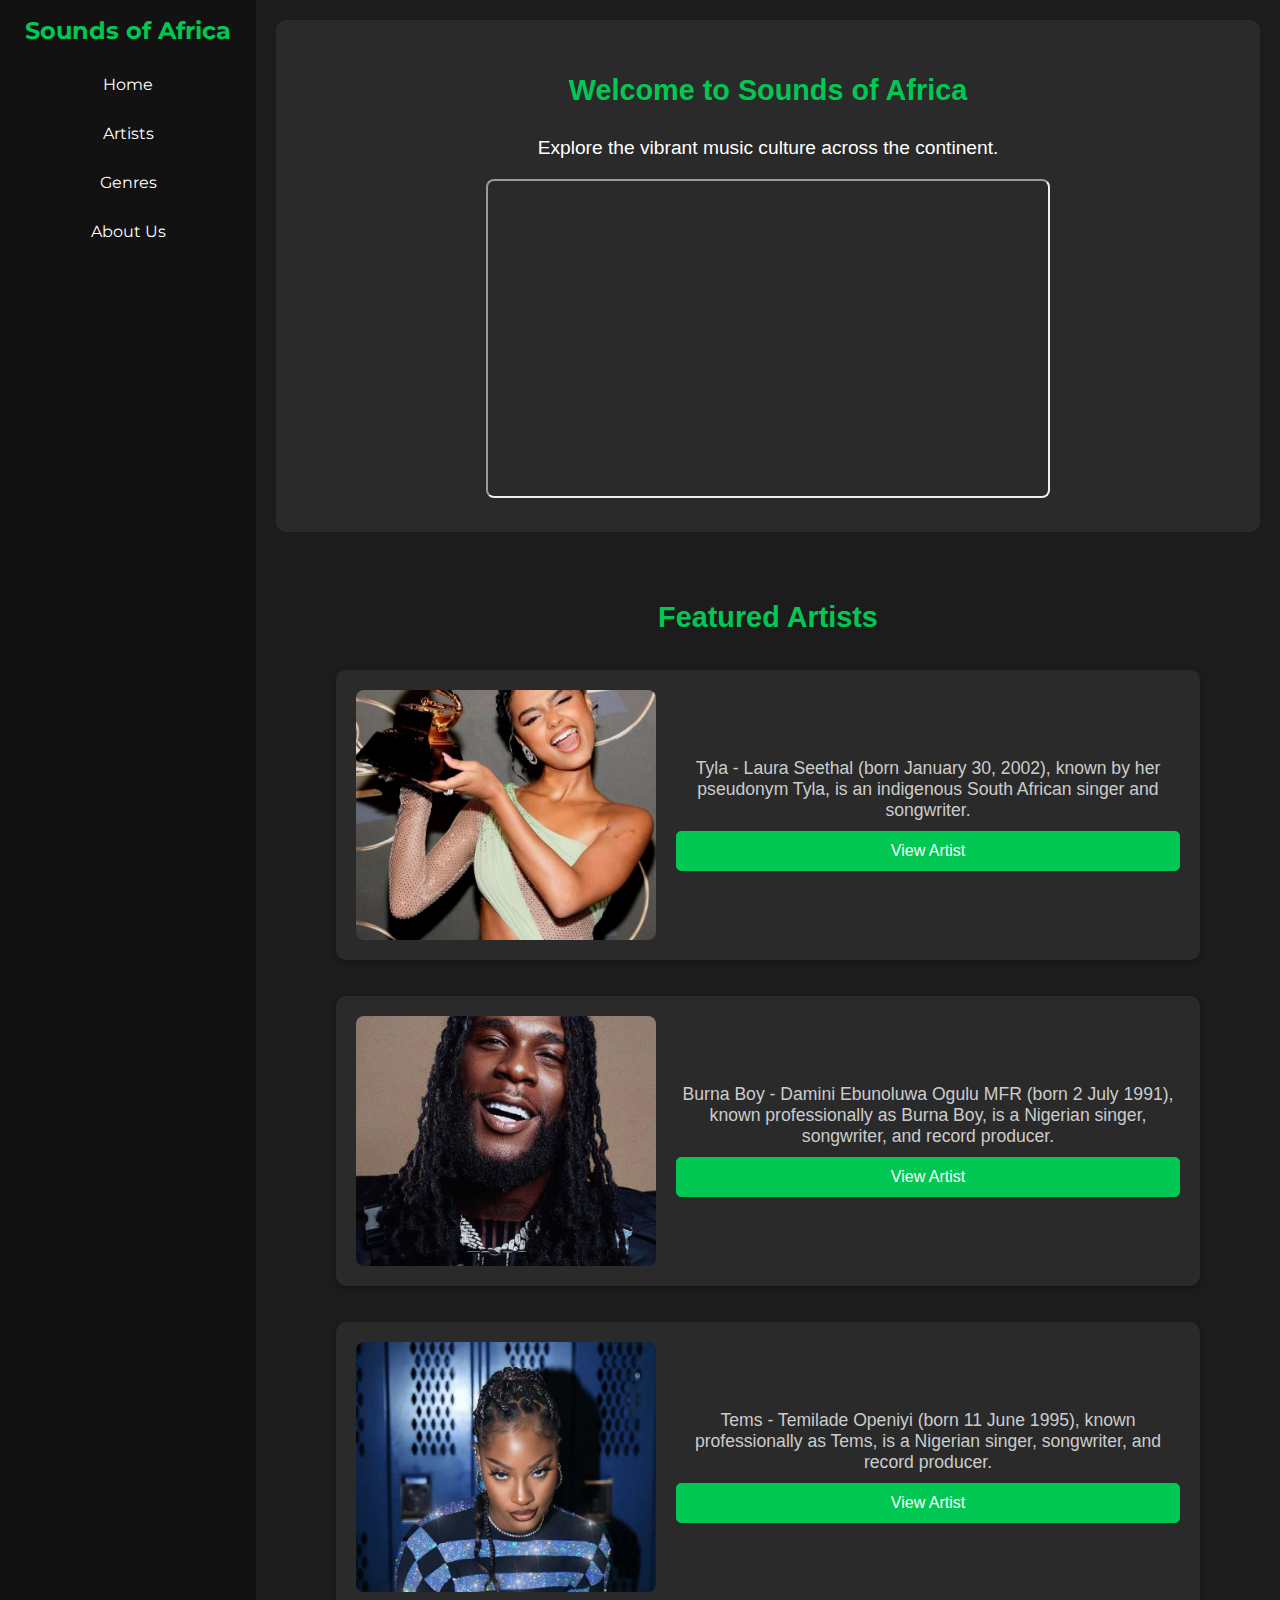
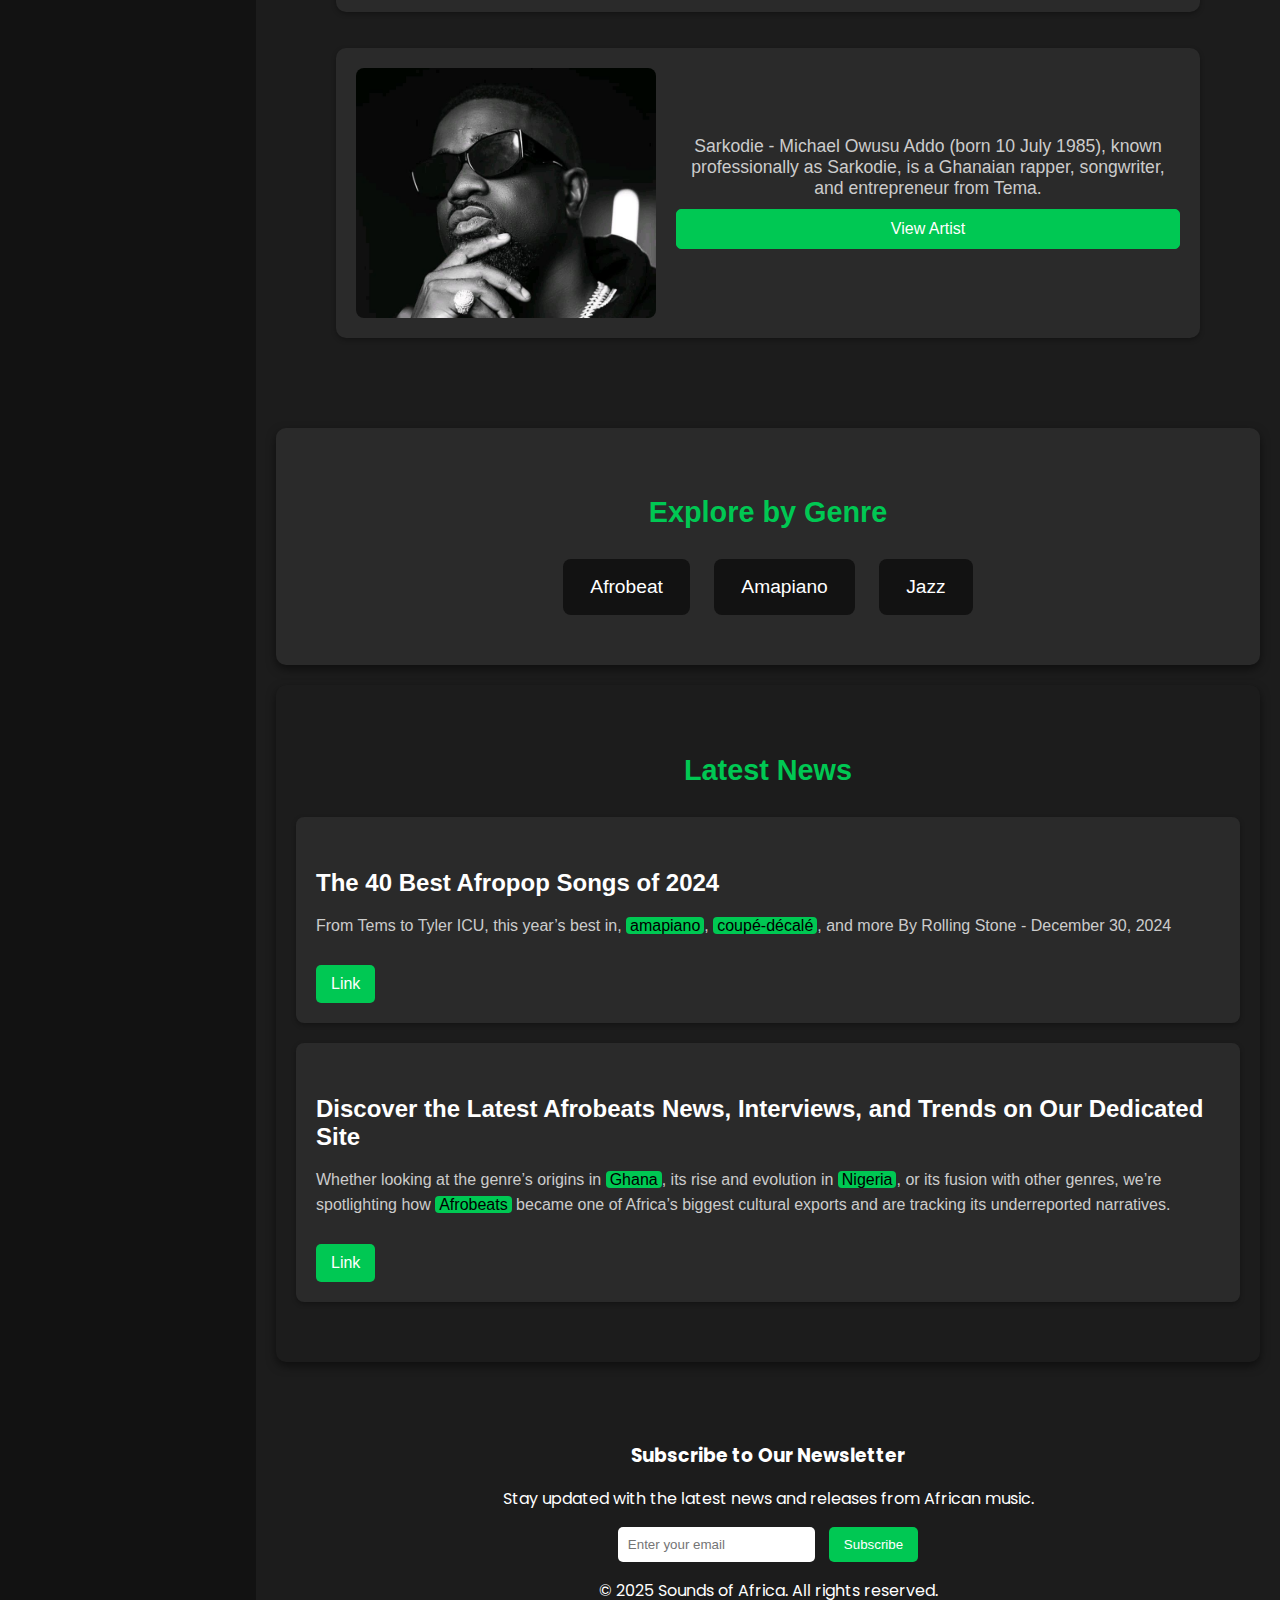
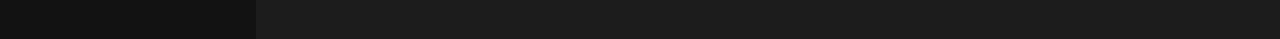
<file: index.html>
<!DOCTYPE html>
<html lang="en">
<head>
  <meta charset="UTF-8">
  <meta name="viewport" content="width=device-width, initial-scale=1.0">
  <title>Sounds of Africa - Home</title>
  <link rel="stylesheet" href="style.css"> <!-- Main CSS -->
  <link rel="stylesheet" href="index.css"> <!-- Home page specific CSS -->
<link rel="preconnect" href="https://fonts.googleapis.com">
<link rel="preconnect" href="https://fonts.gstatic.com" crossorigin>
<link href="https://fonts.googleapis.com/css2?family=Montserrat:ital,wght@0,100..900;1,100..900&family=Poppins:ital,wght@0,100;0,200;0,300;0,400;0,500;0,600;0,700;0,800;0,900;1,100;1,200;1,300;1,400;1,500;1,600;1,700;1,800;1,900&display=swap" rel="stylesheet">
</head>
<body>
  <!-- Left-side Navigation -->
  <nav>
    <h1>Sounds of Africa</h1>
    <ul>
      <li><a href="index.html">Home</a></li>
      <li><a href="artists.html">Artists</a></li>
      <li><a href="genres.html">Genres</a></li>
      <li><a href="about.html">About Us</a></li>
    </ul>
  </nav>

  <!-- Main Content -->
  <main>
    <section class="hero">
      <h2>Welcome to Sounds of Africa</h2>
      <p>Explore the vibrant music culture across the continent.</p>
      <iframe width="560" height="315" src="https://www.youtube.com/embed/scK6RRYEiUY?si=ZdvdGdYz1_qlMWvbautoplay=1&mute=1" title="YouTube video player" allowfullscreen></iframe>
    </section>

    <section class="featured-artists">
      <h3>Featured Artists</h3>
      <figure>
        <img src="Tyla.jpg" alt="Tyla">
        <figcaption>
          Tyla - Laura Seethal (born January 30, 2002), known by her pseudonym Tyla, is an indigenous South African singer and songwriter.
          <a href="tyla.html" class="artist-button">View Artist</a>
        </figcaption>
      </figure>
      <figure>
        <img src="Burnaboy.jpg" alt="Burna Boy">
        <figcaption>
          Burna Boy - Damini Ebunoluwa Ogulu MFR (born 2 July 1991), known professionally as Burna Boy, is a Nigerian singer, songwriter, and record producer.
          <a href="burnaboy.html" class="artist-button">View Artist</a>
        </figcaption>
      </figure>
      <figure>
        <img src="Tems.jpg" alt="Tems">
        <figcaption>
          Tems - Temilade Openiyi (born 11 June 1995), known professionally as Tems, is a Nigerian singer, songwriter, and record producer.
          <a href="tems.html" class="artist-button">View Artist</a>
        </figcaption>
      </figure>
      <figure>
        <img src="Sarkodie.jpg" alt="Sarkodie">
        <figcaption>
          Sarkodie - Michael Owusu Addo (born 10 July 1985), known professionally as Sarkodie, is a Ghanaian rapper, songwriter, and entrepreneur from Tema.
          <a href="sarkodie.html" class="artist-button">View Artist</a>
        </figcaption>
      </figure>
    </section>
    

    <section class="explore-genres">
      <h3>Explore by Genre</h3>
      <a href="afrobeat.html" class="genre-link">Afrobeat</a>
      <a href="amapiano.html" class="genre-link">Amapiano</a>
      <a href="Jazz.html" class="genre-link">Jazz</a>
    </section>

    <section class="latest-news">
      <h3>Latest News</h3>
      <article>
        <h4>The 40 Best Afropop Songs of 2024</h4>
        <p>
          From Tems to Tyler ICU, this year’s best in, <mark>amapiano</mark>, <mark>coupé-décalé</mark>, and more
          By Rolling Stone - December 30, 2024
        </p>
        <a href="https://www.rollingstone.com/music/music-lists/best-afropop-songs-2024-1235206261/rosaline-layo-loulou-1235206268/">Link</a>
      </article>
      <article>
        <h4>Discover the Latest Afrobeats News, Interviews, and Trends on Our Dedicated Site</h4>
        <p>
          Whether looking at the genre’s origins in <mark>Ghana</mark>, its rise and evolution in <mark>Nigeria</mark>, 
          or its fusion with other genres, we’re spotlighting how <mark>Afrobeats</mark> became one of Africa’s biggest cultural exports 
          and are tracking its underreported narratives.
        </p>
        <a href="https://newsroom.spotify.com/2023-06-22/discover-the-latest-afrobeats-news-interviews-and-trends-on-our-dedicated-site/">Link</a>
      </article>
    </section>
  </main>

  <!-- Footer -->
  <footer>
    <h3>Subscribe to Our Newsletter</h3>
    <p>Stay updated with the latest news and releases from African music.</p>
    <form class="newsletter-form">
      <input type="email" id="newsletter-email" name="email" placeholder="Enter your email" required>
      <button type="submit">Subscribe</button>
    </form>
    <p>&copy; 2025 Sounds of Africa. All rights reserved.</p>
  </footer>
</body>
</html>
</file>
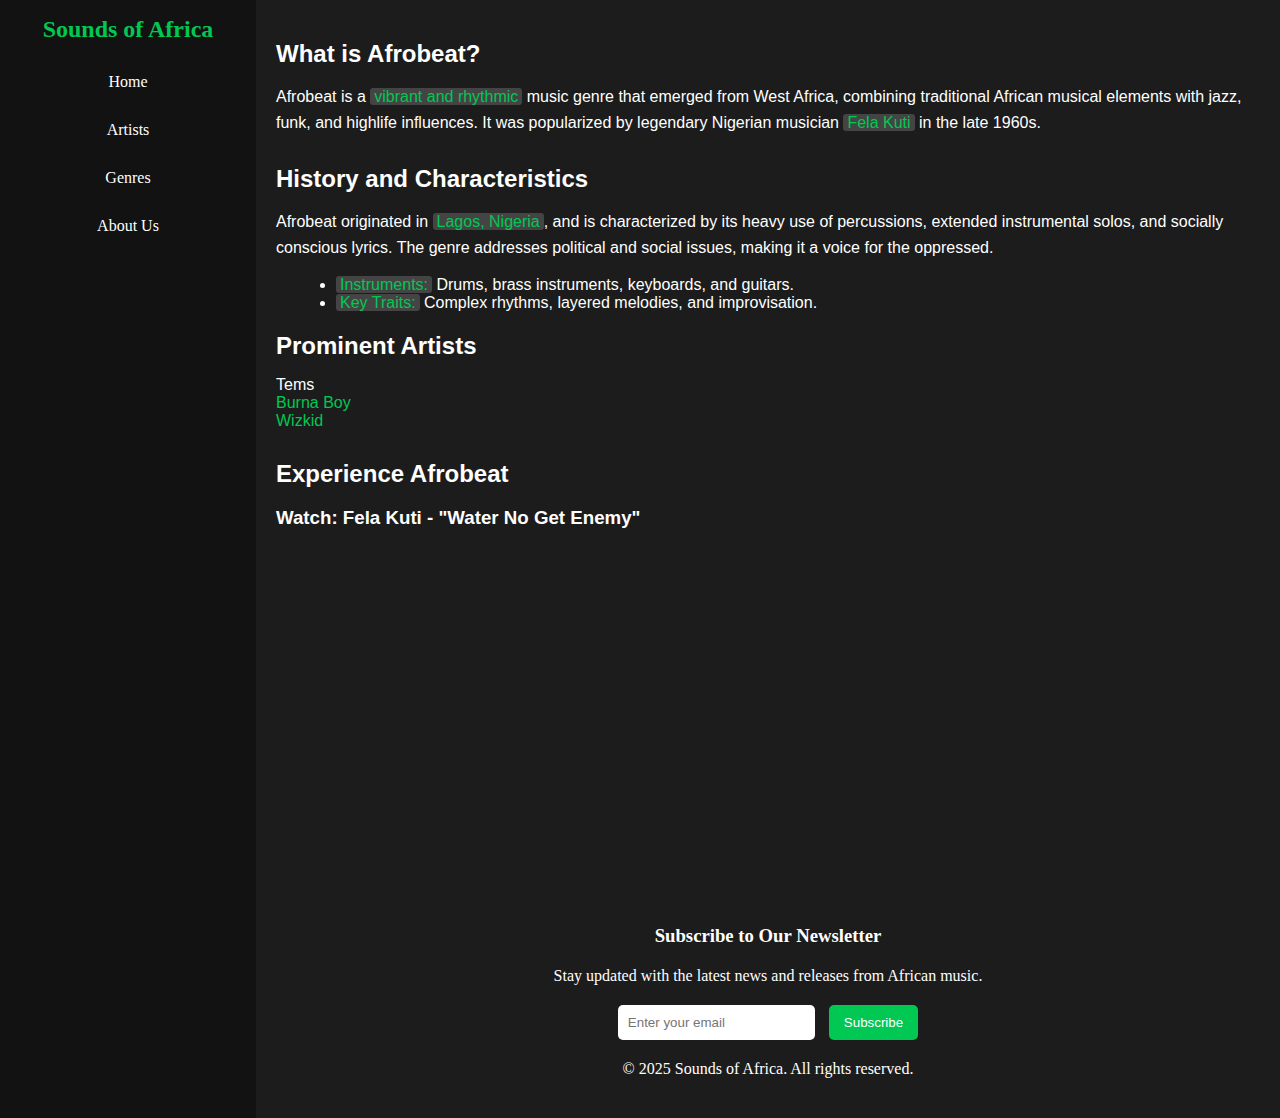
<file: afrobeat.html>
<!DOCTYPE html>
<html lang="en">
<head>
  <meta charset="UTF-8">
  <meta name="viewport" content="width=device-width, initial-scale=1.0">
  <title>Afrobeat - Sounds of Africa</title>
  <link rel="stylesheet" href="style.css">
  <link rel="stylesheet" href="afrobeat.css">
</head>
<body>
    <nav>
        <h1>Sounds of Africa</h1>
        <ul>
          <li><a href="index.html">Home</a></li>
          <li><a href="artists.html">Artists</a></li>
          <li><a href="genres.html">Genres</a></li>
          <li><a href="about.html">About Us</a></li>
        </ul>
    </nav>

    <main>
        <section class="genre-description">
        <h2>What is Afrobeat?</h2>
        <p>
            Afrobeat is a <mark>vibrant and rhythmic</mark> music genre that emerged from West Africa, 
            combining traditional African musical elements with jazz, funk, and highlife influences. 
            It was popularized by legendary Nigerian musician <mark>Fela Kuti</mark> in the late 1960s.
        </p>
        </section>

        <section class="history-characteristics">
        <h2>History and Characteristics</h2>
        <p>
            Afrobeat originated in <mark>Lagos, Nigeria</mark>, and is characterized by its heavy use of 
            percussions, extended instrumental solos, and socially conscious lyrics. 
            The genre addresses political and social issues, making it a voice for the oppressed.
        </p>
        <ul>
            <li><mark>Instruments:</mark> Drums, brass instruments, keyboards, and guitars.</li>
            <li><mark>Key Traits:</mark> Complex rhythms, layered melodies, and improvisation.</li>
        </ul>
        </section>

        <section class="prominent-artists">
        <h2>Prominent Artists</h2>
        <ul>
            <li><a href="artists/Tems.html"></a>Tems</li>
            <li><a href="artists/burnaboy.html">Burna Boy</a></li>
            <li><a href="artists/wizkid.html">Wizkid</a></li>
        </ul>
        </section>

        <section class="media">
        <h2>Experience Afrobeat</h2>
        <div class="video">
            <h3>Watch: Fela Kuti - "Water No Get Enemy"</h3>
            <iframe 
            src="https://www.youtube.com/embed/IQBC5URoF0s?si=NABKZEDtiGhR2Exeautoplay=1&mute=1" 
            title="Fela Kuti - Water No Get Enemy" 
            allowfullscreen>
            </iframe>
        </div>
        </section>
    </main>

  <footer>
    <h3>Subscribe to Our Newsletter</h3>
    <p>Stay updated with the latest news and releases from African music.</p>
    <form class="newsletter-form">
      <input type="email" id="newsletter-email" name="email" placeholder="Enter your email" required>
      <button type="submit">Subscribe</button>
    </form>
    <p>&copy; 2025 Sounds of Africa. All rights reserved.</p>
  </footer>
</body>
</html>
</file>
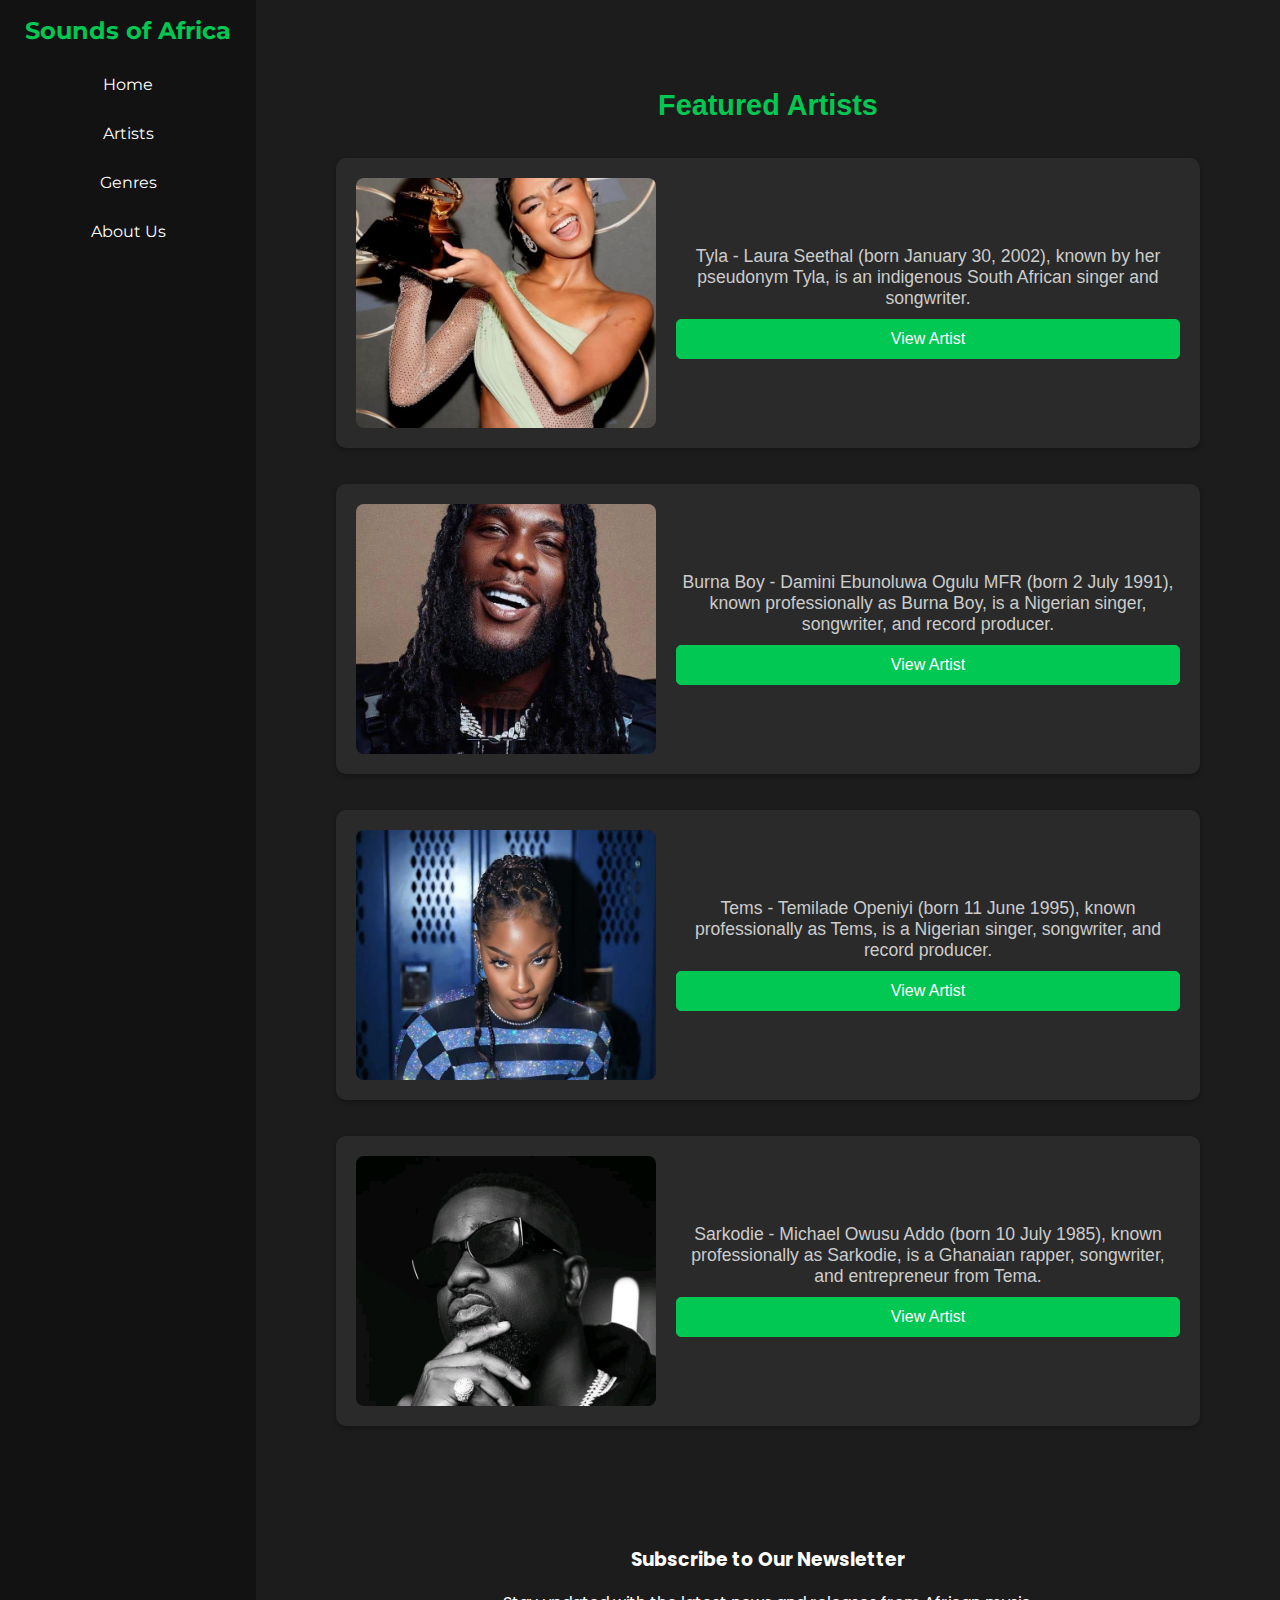
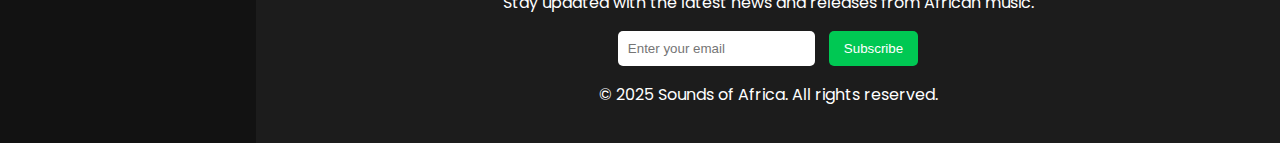
<file: artists.html>
<!DOCTYPE html>
<html lang="en">
<head>
  <meta charset="UTF-8">
  <meta name="viewport" content="width=device-width, initial-scale=1.0">
  <title>Sounds of Africa - Artists</title>
  <link rel="stylesheet" href="style.css">
  <link rel="stylesheet" href="index.css">
  <link rel="preconnect" href="https://fonts.googleapis.com">
  <link rel="preconnect" href="https://fonts.gstatic.com" crossorigin>
  <link href="https://fonts.googleapis.com/css2?family=Montserrat:ital,wght@0,100..900;1,100..900&family=Poppins:ital,wght@0,100;0,200;0,300;0,400;0,500;0,600;0,700;0,800;0,900;1,100;1,200;1,300;1,400;1,500;1,600;1,700;1,800;1,900&display=swap" rel="stylesheet">
</head>
<body>
  <nav>
    <h1>Sounds of Africa</h1>
    <ul>
      <li><a href="index.html">Home</a></li>
      <li><a href="artists.html">Artists</a></li>
      <li><a href="genres.html">Genres</a></li>
      <li><a href="about.html">About Us</a></li>
    </ul>
  </nav>
  
  <main>
    <section class="featured-artists">
      <h3>Featured Artists</h3>
      <figure>
        <img src="Tyla.jpg" alt="Tyla">
        <figcaption>
          Tyla - Laura Seethal (born January 30, 2002), known by her pseudonym Tyla, is an indigenous South African singer and songwriter.
          <a href="tyla.html" class="artist-button">View Artist</a>
        </figcaption>
      </figure>
      <figure>
        <img src="Burnaboy.jpg" alt="Burna Boy">
        <figcaption>
          Burna Boy - Damini Ebunoluwa Ogulu MFR (born 2 July 1991), known professionally as Burna Boy, is a Nigerian singer, songwriter, and record producer.
          <a href="burnaboy.html" class="artist-button">View Artist</a>
        </figcaption>
      </figure>
      <figure>
        <img src="Tems.jpg" alt="Tems">
        <figcaption>
          Tems - Temilade Openiyi (born 11 June 1995), known professionally as Tems, is a Nigerian singer, songwriter, and record producer.
          <a href="tems.html" class="artist-button">View Artist</a>
        </figcaption>
      </figure>
      <figure>
        <img src="Sarkodie.jpg" alt="Sarkodie">
        <figcaption>
          Sarkodie - Michael Owusu Addo (born 10 July 1985), known professionally as Sarkodie, is a Ghanaian rapper, songwriter, and entrepreneur from Tema.
          <a href="sarkodie.html" class="artist-button">View Artist</a>
        </figcaption>
      </figure>
    </section>
  </main>

  <!-- Footer -->
  <footer>
    <h3>Subscribe to Our Newsletter</h3>
    <p>Stay updated with the latest news and releases from African music.</p>
    <form class="newsletter-form">
      <input type="email" id="newsletter-email" name="email" placeholder="Enter your email" required>
      <button type="submit">Subscribe</button>
    </form>
    <p>&copy; 2025 Sounds of Africa. All rights reserved.</p>
  </footer>
</body>
</html>
</file>
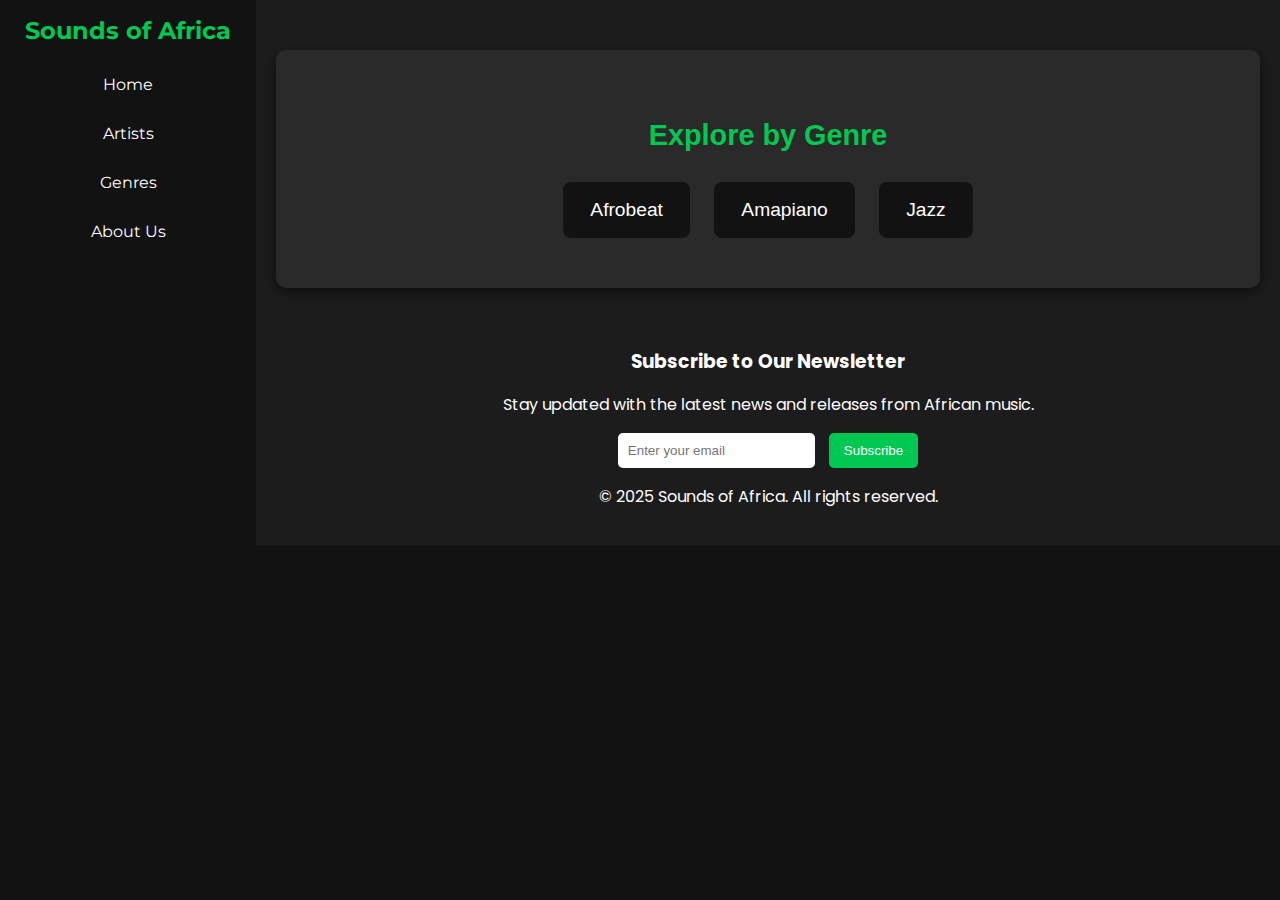
<file: genres.html>
<!DOCTYPE html>
<html lang="en">
<head>
  <meta charset="UTF-8">
  <meta name="viewport" content="width=device-width, initial-scale=1.0">
  <title>Sounds of Africa - Genres</title>
  <link rel="stylesheet" href="style.css">
  <link rel="stylesheet" href="index.css">
  <link rel="preconnect" href="https://fonts.googleapis.com">
  <link rel="preconnect" href="https://fonts.gstatic.com" crossorigin>
  <link href="https://fonts.googleapis.com/css2?family=Montserrat:ital,wght@0,100..900;1,100..900&family=Poppins:ital,wght@0,100;0,200;0,300;0,400;0,500;0,600;0,700;0,800;0,900;1,100;1,200;1,300;1,400;1,500;1,600;1,700;1,800;1,900&display=swap" rel="stylesheet">
</head>
<body>
  <nav>
    <h1>Sounds of Africa</h1>
    <ul>
      <li><a href="index.html">Home</a></li>
      <li><a href="artists.html">Artists</a></li>
      <li><a href="genres.html">Genres</a></li>
      <li><a href="about.html">About Us</a></li>
    </ul>
  </nav>

  <main>
    <section class="explore-genres">
      <h3>Explore by Genre</h3>
      <a href="afrobeat.html" class="genre-link">Afrobeat</a>
      <a href="amapiano.html" class="genre-link">Amapiano</a>
      <a href="jazz.html" class="genre-link">Jazz</a>
    </section>
  </main>

  <!-- Footer -->
  <footer>
    <h3>Subscribe to Our Newsletter</h3>
    <p>Stay updated with the latest news and releases from African music.</p>
    <form class="newsletter-form">
      <input type="email" id="newsletter-email" name="email" placeholder="Enter your email" required>
      <button type="submit">Subscribe</button>
    </form>
    <p>&copy; 2025 Sounds of Africa. All rights reserved.</p>
  </footer>
</body>
</html>
</file>
<file: style.css>
/* Global CSS */
body {
    background-color: #121212; /* Dark background */
    color: #ffffff; /* Light text */
    font-family: 'Arial', sans-serif;
    margin: 0;
    padding: 0;
    box-sizing: border-box;
    position:absolute;
    right: 0;
    width: 80%;
    height: auto;
  }
  
 
  /* Sidebar Navigation */
  nav {
    position: fixed;
    top: 0;
    left: 0;
    background-color: #121212;
    border-radius: 8px;
    border-color: #00c853;
    width: 20%;
    min-height: auto;
    font-family:  "Montserrat", serif;
  }

  nav h1 {
    color: #00c853;
    margin-bottom: 20px;
    font-size: 1.5rem;
    text-align: center;
  }
  
  nav ul {
    list-style: none;
    width: 100%;
    padding: 0;
  }
  
  nav ul li {
    margin: 10px 0;
  }
  
  nav ul li a {
    color: white;
    text-decoration: none;
    display: block;
    padding: 10px;
    text-align: center;
    border-radius: 5px;
  }
  
  nav ul li a:hover {
    background-color: #555;
  }
   
  /* Main content */
  main {
    flex: 1;
    padding: 20px;
    background-color: #1c1c1c;
    color: #ffffff;
  }
  
  /* Hero section */
  .hero {
    background-color: #2a2a2a;
    padding: 30px;
    border-radius: 10px;
    text-align: center;
  }
  
  .hero h2 {
    color: #00c853;
    margin-bottom: 10px;
  }
  
  .hero p {
    margin-bottom: 20px;
    font-size: 1.2rem;
  }
  
  /* Featured Artists */
  .featured-artists figure {
    margin-bottom: 20px;
  }
  
  .featured-artists img {
    width: 100%;
    max-width: 300px;
    border-radius: 8px;
  }
  
  /* Explore genres */
  .explore-genres {
    margin-top: 30px;
  }
  
  .genre-link {
    display: inline-block;
    margin-right: 10px;
    background-color: #333;
    padding: 10px 15px;
    color: white;
    border-radius: 5px;
    text-decoration: none;
  }
  
  .genre-link:hover {
    background-color: #555;
  }
  
  /* Latest News */
  .latest-news article {
    margin-bottom: 20px;
  }
  
  /* Footer */
  footer {
    background-color: #1c1c1c;
    color: white;
    padding: 20px;
    text-align: center;
    font-family: "Poppins", serif;
  }
  
  footer h3 {
    margin-bottom: 10px;
  }
  
  .newsletter-form input[type="email"] {
    padding: 10px;
    border: none;
    border-radius: 5px;
    margin-right: 10px;
  }
  
  .newsletter-form button {
    padding: 10px 15px;
    background-color: #00c853;
    color: white;
    border: none;
    border-radius: 5px;
    cursor: pointer;
  }
  
  .newsletter-form button:hover {
    background-color: #66bb6a;
  }
</file>
<file: index.css>
/* Additional styles for Home Page */
.hero {
  text-align: center;
}

.hero h2 {
  color: #00c853;
  font-size: 1.8rem;
  margin-bottom: 30px;
} 

.hero iframe {
  width: 100%;
  max-width: 560px;
  height: 315px;
  border-radius: 8px;
}

.featured-artists {
  display: flex;
  flex-direction: column;
  background-color: #1c1c1c;
  padding: 40px 20px;
  color: white;
  text-align: center;
}

.featured-artists h3 {
  color: #00c853;
  font-size: 1.8rem;
  margin-bottom: 20px;
}

/* Individual figure styling */
figure {
  display: flex;
  flex-direction: row;
  background-color: #2a2a2a;
  padding: 20px;
  margin-bottom: 30px;
  border-radius: 10px;
  box-shadow: 0 2px 5px rgba(0,0,0,0.3);
  align-items: center;
  justify-content: space-between;
}

figure img {
  width: 150px;
  height: 250px;
  object-fit: cover;
  margin-right: 20px;
  border-radius: 8px;
}

figcaption {
  font-size: 1.1rem;
  color: #ccc;
  display: flex;
  flex-direction: column;
  justify-content: center;
}

/* Button inside figcaption */
figcaption a {
  margin-top: 10px;
  display: inline-block;
  padding: 10px 20px;
  background-color: #00c853;
  color: white;
  text-decoration: none;
  border-radius: 5px;
  font-size: 1rem;
  border: 1px solid #00c853;
  transition: background-color 0.3s ease;
}

figcaption a:hover {
  background-color: #66bb6a;
}

/* Optional: Adjust spacing between figures for responsiveness */
figure + figure {
  margin-bottom: 20px;
}

/* Styling for Explore by Genre Section */
.explore-genres {
  background-color: #2a2a2a;
  padding: 40px 20px;
  text-align: center;
  border-radius: 10px;
  box-shadow: 0 4px 10px rgba(0, 0, 0, 0.5); 
}

.explore-genres h3 {
  color: #00c853;
  font-size: 1.8rem;
  margin-bottom: 20px;
}

.genre-link {
  display: inline-block;
  background-color: #121212; 
  color: white;
  text-decoration: none;
  font-size: 1.2rem;
  padding: 15px 25px;
  margin: 10px;
  border-radius: 8px;
  border: 2px solid transparent;
  transition: all 0.3s ease;
}

.genre-link:hover {
  background-color: #00c853;
  color: black;
  border-color: white; 
  transform: translateY(-3px);
}

/* Latest News Section Styles */
.latest-news {
  background-color: #1c1c1c; /* Matches the dark theme */
  padding: 40px 20px;
  border-radius: 10px;
  color: white;
  box-shadow: 0 4px 10px rgba(0, 0, 0, 0.5);
  margin: 20px 0;
}

.latest-news h3 {
  color: #00c853; /* Vibrant green for the heading */
  font-size: 1.8rem;
  text-align: center;
  margin-bottom: 30px;
}

/* Article Card Styling */
.latest-news article {
  background-color: #2a2a2a;
  padding: 20px;
  border-radius: 8px;
  margin-bottom: 20px;
  box-shadow: 0 2px 5px rgba(0, 0, 0, 0.3);
  transition: transform 0.3s ease, box-shadow 0.3s ease;
}

.latest-news article:hover {
  transform: translateY(-5px); /* Slight hover lift */
  box-shadow: 0 6px 15px rgba(0, 0, 0, 0.6);
}

.latest-news article h4 {
  color: white;
  font-size: 1.5rem;
  margin-bottom: 10px;
}

.latest-news article p {
  color: #ccc;
  line-height: 1.6;
  font-size: 1rem;
}

.latest-news article mark {
  background-color: #00c853; /* Highlight important text */
  color: black;
  padding: 0 4px;
  border-radius: 4px;
}

.latest-news article a {
  display: inline-block;
  margin-top: 10px;
  font-size: 1rem;
  text-decoration: none;
  color: white;
  background-color: #00c853;
  padding: 10px 15px;
  border-radius: 5px;
  transition: background-color 0.3s ease, transform 0.3s ease;
}

.latest-news article a:hover {
  background-color: #66bb6a;
  transform: translateY(-3px);
}


/* Responsive Design */
@media screen and (max-width: 768px) {
  figure {
      flex-direction: column;
      align-items: center;
  }

  figure img {
      margin-right: 0;
      margin-bottom: 15px;
  }

  figcaption {
      text-align: center;
      justify-content: center;
  }

  .explore-genres {
    padding: 20px;
  }

  .genre-link {
    font-size: 1rem;
    padding: 12px 20px;
  }
}
</file>
<file: afrobeat.css>
/* General Styles */
  main {
    padding: 20px;
  }
  
  h2 {
    color: white;
    margin-bottom: 10px;
  }
  
  p {
    line-height: 1.6;
  }
  
  mark {
    background-color: #444;
    color: #00c853;
    padding: 0 4px;
    border-radius: 3px;
  }
  
  /* Genre Description */
  .genre-description {
    margin-bottom: 30px;
  }
  
  /* History and Characteristics */
  .history-characteristics ul {
    list-style: disc;
    margin-left: 20px;
  }
  
  /* Prominent Artists */
  .prominent-artists ul {
    list-style: none;
    padding: 0;
  }
  
  .prominent-artists li a {
    color: #00c853;
    text-decoration: none;
  }
  
  .prominent-artists li a:hover {
    text-decoration: underline;
  }
  
  /* Media Section */
  .media {
    margin-top: 30px;
  }
  
  .media .video iframe {
    width: 100%;
    max-width: 600px;
    height: 315px;
    border: none;
    border-radius: 8px;
  }
  
  .media .audio audio {
    width: 100%;
    max-width: 600px;
    margin-top: 10px;
    border-radius: 5px;
    outline: none;
  }
</file>
